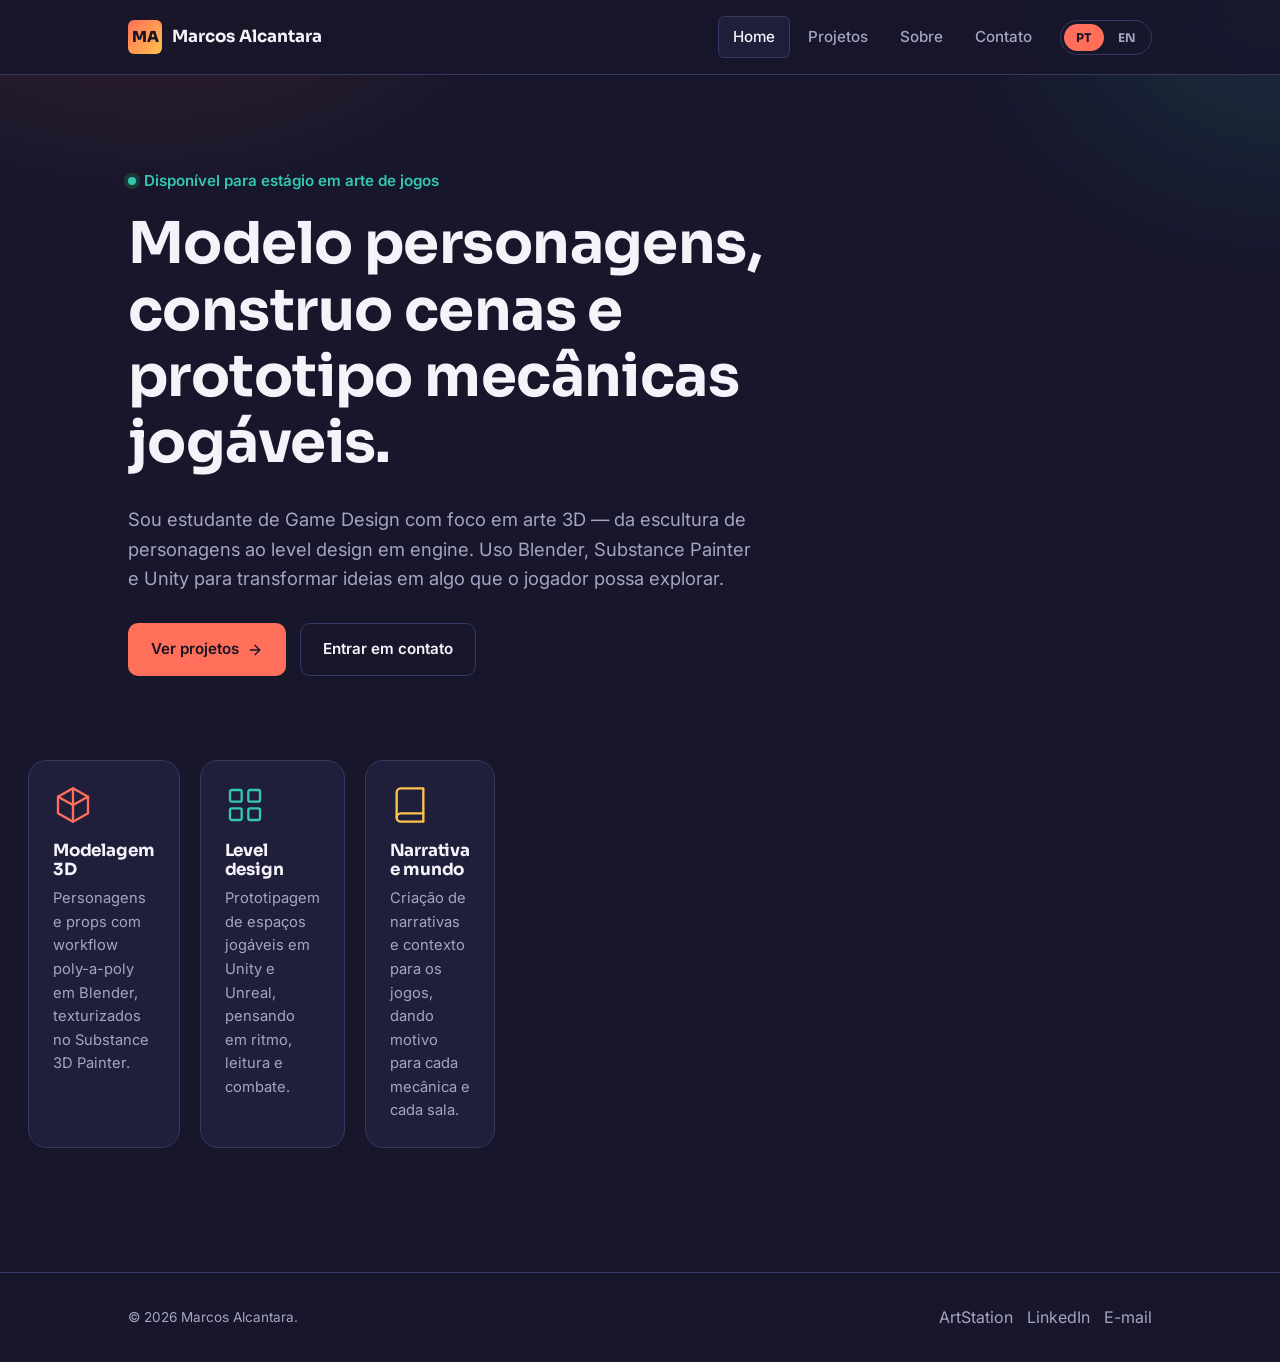
<file: index.html>
<!DOCTYPE html>
<html lang="pt-BR">
<head>
<meta charset="UTF-8">
<meta name="viewport" content="width=device-width, initial-scale=1.0">
<title>Marcos Alcantara — Game Design & 3D Art</title>
<meta name="description" content="Portfólio de Marcos Alcantara, estudante de Game Design e artista 3D — modelagem, texturização, level design e prototipagem de jogos.">
<link rel="stylesheet" href="css/style.css">
</head>
<body>

<header class="site-header">
  <div class="wrap">
    <a href="index.html" class="logo-mark">
      <span class="badge">MA</span>
      Marcos Alcantara
    </a>
    <div class="nav-area">
      <nav class="main-nav">
        <a href="index.html" class="active" data-i18n="nav.home">Home</a>
        <a href="projetos.html" data-i18n="nav.projects">Projetos</a>
        <a href="sobre.html" data-i18n="nav.about">Sobre</a>
        <a href="contato.html" data-i18n="nav.contact">Contato</a>
      </nav>
      <div class="lang-switch" role="group" aria-label="Idioma / Language">
        <button type="button" class="lang-btn" data-lang="pt">PT</button>
        <button type="button" class="lang-btn" data-lang="en">EN</button>
      </div>
      <button class="nav-toggle" aria-label="Abrir menu" aria-expanded="false">
        <svg width="20" height="20" viewBox="0 0 24 24" fill="none" stroke="currentColor" stroke-width="1.8" stroke-linecap="round"><line x1="3" y1="6" x2="21" y2="6"/><line x1="3" y1="12" x2="21" y2="12"/><line x1="3" y1="18" x2="21" y2="18"/></svg>
      </button>
    </div>
  </div>
</header>

<main>
  <section class="hero">
    <div class="wrap">
      <span class="kicker"><span class="dot"></span> <span data-i18n="home.kicker">Disponível para estágio em arte de jogos</span></span>
      <h1 data-i18n="home.h1">Modelo personagens, construo cenas e prototipo mecânicas jogáveis.</h1>
      <p class="lead" data-i18n="home.lead">Sou estudante de Game Design com foco em arte 3D — da escultura de personagens ao level design em engine. Uso Blender, Substance Painter e Unity para transformar ideias em algo que o jogador possa explorar.</p>
      <div class="hero-actions">
        <a href="projetos.html" class="btn btn-primary">
          <span data-i18n="home.cta.projects">Ver projetos</span>
          <svg width="16" height="16" viewBox="0 0 24 24" fill="none" stroke="currentColor" stroke-width="2" stroke-linecap="round" stroke-linejoin="round"><line x1="5" y1="12" x2="19" y2="12"/><polyline points="12 5 19 12 12 19"/></svg>
        </a>
        <a href="contato.html" class="btn btn-secondary" data-i18n="home.cta.contact">Entrar em contato</a>
      </div>
    </div>
  </section>

  <section class="highlights">
    <div class="wrap" style="display:grid; grid-template-columns: repeat(3, 1fr); gap:20px;">

      <div class="highlight-card">
        <div class="icon icon-coral">
          <svg width="40" height="40" viewBox="0 0 24 24" fill="none" stroke="currentColor" stroke-width="1.4" stroke-linecap="round" stroke-linejoin="round">
            <path d="M12 2 L21 7 L21 17 L12 22 L3 17 L3 7 Z"/>
            <path d="M12 2 L12 22"/>
            <path d="M3 7 L12 12 L21 7"/>
          </svg>
        </div>
        <h3 data-i18n="home.h1card.title">Modelagem 3D</h3>
        <p data-i18n="home.h1card.desc">Personagens e props com workflow poly-a-poly em Blender, texturizados no Substance 3D Painter.</p>
      </div>

      <div class="highlight-card">
        <div class="icon icon-teal">
          <svg width="40" height="40" viewBox="0 0 24 24" fill="none" stroke="currentColor" stroke-width="1.4" stroke-linecap="round" stroke-linejoin="round">
            <rect x="3" y="3" width="7" height="7" rx="1"/>
            <rect x="14" y="3" width="7" height="7" rx="1"/>
            <rect x="3" y="14" width="7" height="7" rx="1"/>
            <rect x="14" y="14" width="7" height="7" rx="1"/>
          </svg>
        </div>
        <h3 data-i18n="home.h2card.title">Level design</h3>
        <p data-i18n="home.h2card.desc">Prototipagem de espaços jogáveis em Unity e Unreal, pensando em ritmo, leitura e combate.</p>
      </div>

      <div class="highlight-card">
        <div class="icon icon-gold">
          <svg width="40" height="40" viewBox="0 0 24 24" fill="none" stroke="currentColor" stroke-width="1.4" stroke-linecap="round" stroke-linejoin="round">
            <path d="M4 19.5A2.5 2.5 0 0 1 6.5 17H20"/>
            <path d="M6.5 2H20v20H6.5A2.5 2.5 0 0 1 4 19.5v-15A2.5 2.5 0 0 1 6.5 2Z"/>
          </svg>
        </div>
        <h3 data-i18n="home.h3card.title">Narrativa e mundo</h3>
        <p data-i18n="home.h3card.desc">Criação de narrativas e contexto para os jogos, dando motivo para cada mecânica e cada sala.</p>
      </div>

    </div>
  </section>
</main>

<footer class="site-footer">
  <div class="wrap">
    <p data-i18n="footer.rights">&copy; 2026 Marcos Alcantara.</p>
    <div class="footer-socials">
      <a href="https://kanekakunn.artstation.com" target="_blank" rel="noopener" data-i18n="footer.artstation">ArtStation</a>
      <a href="https://www.linkedin.com/in/marcos-paulo-ribeiro-de-alcantara-ab0088299" target="_blank" rel="noopener" data-i18n="footer.linkedin">LinkedIn</a>
      <a href="mailto:m.alcantara1444@gmail.com" data-i18n="footer.email">E-mail</a>
    </div>
  </div>
</footer>

<script src="js/i18n.js"></script>
<script src="js/main.js"></script>
</body>
</html>
</file>
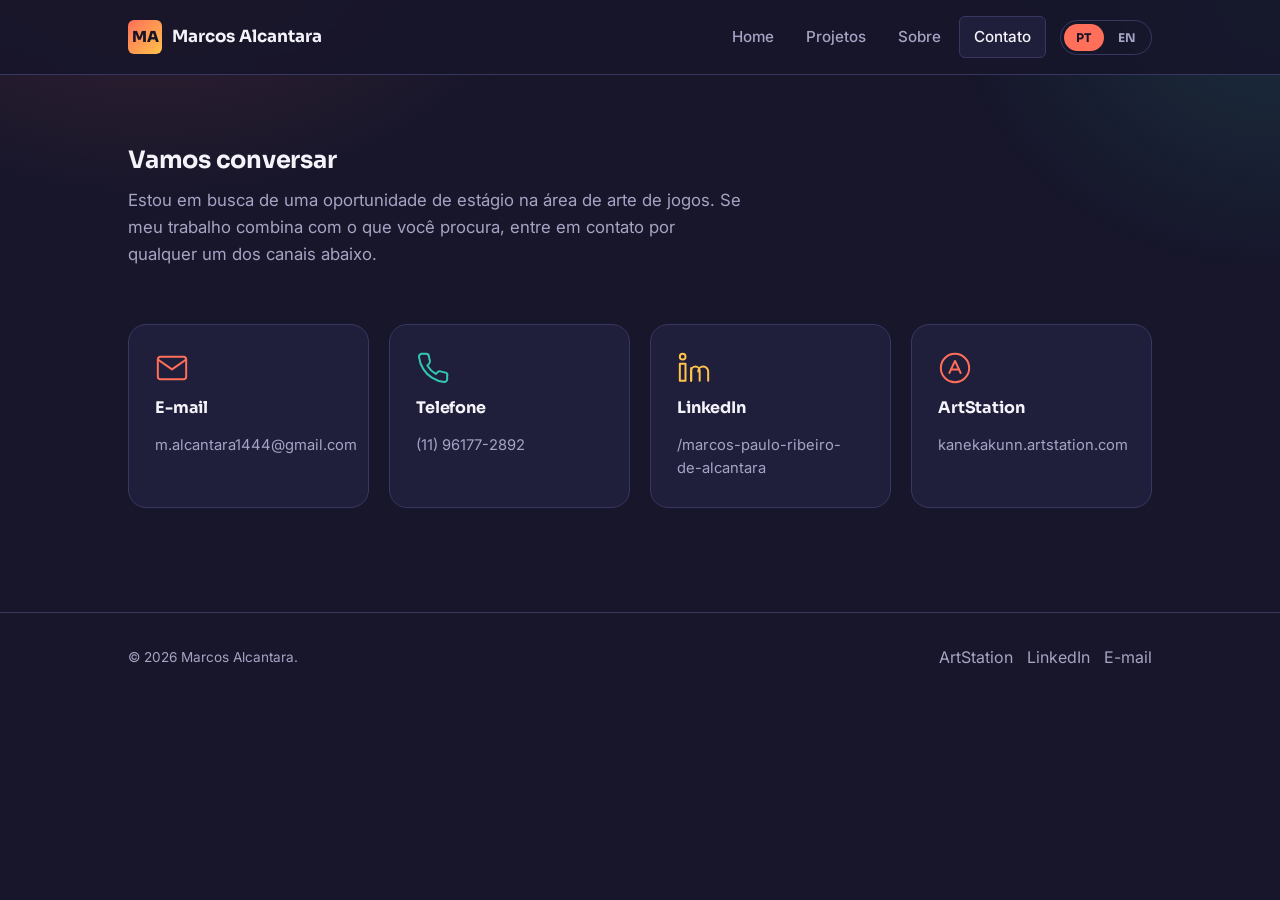
<file: contato.html>
<!DOCTYPE html>
<html lang="pt-BR">
<head>
<meta charset="UTF-8">
<meta name="viewport" content="width=device-width, initial-scale=1.0">
<title>Contato — Marcos Alcantara</title>
<meta name="description" content="Fale com Marcos Alcantara — e-mail, telefone, LinkedIn e ArtStation.">
<link rel="stylesheet" href="css/style.css">
</head>
<body>

<header class="site-header">
  <div class="wrap">
    <a href="index.html" class="logo-mark">
      <span class="badge">MA</span>
      Marcos Alcantara
    </a>
    <div class="nav-area">
      <nav class="main-nav">
        <a href="index.html" data-i18n="nav.home">Home</a>
        <a href="projetos.html" data-i18n="nav.projects">Projetos</a>
        <a href="sobre.html" data-i18n="nav.about">Sobre</a>
        <a href="contato.html" class="active" data-i18n="nav.contact">Contato</a>
      </nav>
      <div class="lang-switch" role="group" aria-label="Idioma / Language">
        <button type="button" class="lang-btn" data-lang="pt">PT</button>
        <button type="button" class="lang-btn" data-lang="en">EN</button>
      </div>
      <button class="nav-toggle" aria-label="Abrir menu" aria-expanded="false">
        <svg width="20" height="20" viewBox="0 0 24 24" fill="none" stroke="currentColor" stroke-width="1.8" stroke-linecap="round"><line x1="3" y1="6" x2="21" y2="6"/><line x1="3" y1="12" x2="21" y2="12"/><line x1="3" y1="18" x2="21" y2="18"/></svg>
      </button>
    </div>
  </div>
</header>

<main>
  <section class="page-head">
    <div class="wrap">
      <h1 data-i18n="contact.h1">Vamos conversar</h1>
      <p class="lead" data-i18n="contact.lead">Estou em busca de uma oportunidade de estágio na área de arte de jogos. Se meu trabalho combina com o que você procura, entre em contato por qualquer um dos canais abaixo.</p>
    </div>
  </section>

  <section class="section" style="padding-top:20px;">
    <div class="wrap">
      <div class="contact-grid">

        <div class="contact-card">
          <div class="icon icon-coral">
            <svg width="34" height="34" viewBox="0 0 24 24" fill="none" stroke="currentColor" stroke-width="1.4" stroke-linecap="round" stroke-linejoin="round">
              <rect x="2" y="4" width="20" height="16" rx="2"/>
              <path d="M2 6 L12 13 L22 6"/>
            </svg>
          </div>
          <h4 data-i18n="contact.email.title">E-mail</h4>
          <a href="mailto:m.alcantara1444@gmail.com">m.alcantara1444@gmail.com</a>
        </div>

        <div class="contact-card">
          <div class="icon icon-teal">
            <svg width="34" height="34" viewBox="0 0 24 24" fill="none" stroke="currentColor" stroke-width="1.4" stroke-linecap="round" stroke-linejoin="round">
              <path d="M22 16.9v3a2 2 0 0 1-2.2 2 19.8 19.8 0 0 1-8.6-3.1 19.5 19.5 0 0 1-6-6 19.8 19.8 0 0 1-3.1-8.7A2 2 0 0 1 4.1 2h3a2 2 0 0 1 2 1.7c.1 1.1.4 2.1.7 3.1a2 2 0 0 1-.5 2.1L8 10.2a16 16 0 0 0 6 6l1.3-1.3a2 2 0 0 1 2.1-.5c1 .3 2 .6 3.1.7a2 2 0 0 1 1.7 2Z"/>
            </svg>
          </div>
          <h4 data-i18n="contact.phone.title">Telefone</h4>
          <span class="value">(11) 96177-2892</span>
        </div>

        <div class="contact-card">
          <div class="icon icon-gold">
            <svg width="34" height="34" viewBox="0 0 24 24" fill="none" stroke="currentColor" stroke-width="1.4" stroke-linecap="round" stroke-linejoin="round">
              <rect x="2" y="9" width="4" height="12"/>
              <circle cx="4" cy="4" r="2"/>
              <path d="M10 21v-7a3 3 0 0 1 6 0v7"/>
              <path d="M10 12v9"/>
              <path d="M22 21v-6.5a3.5 3.5 0 0 0-7 0"/>
            </svg>
          </div>
          <h4 data-i18n="contact.linkedin.title">LinkedIn</h4>
          <a href="https://www.linkedin.com/in/marcos-paulo-ribeiro-de-alcantara-ab0088299" target="_blank" rel="noopener">/marcos-paulo-ribeiro-de-alcantara</a>
        </div>

        <div class="contact-card">
          <div class="icon icon-coral">
            <svg width="34" height="34" viewBox="0 0 24 24" fill="none" stroke="currentColor" stroke-width="1.4" stroke-linecap="round" stroke-linejoin="round">
              <circle cx="12" cy="12" r="10"/>
              <path d="M8 15.5 L12 7 L16 15.5"/>
              <path d="M9.2 13 L14.8 13"/>
            </svg>
          </div>
          <h4 data-i18n="contact.artstation.title">ArtStation</h4>
          <a href="https://kanekakunn.artstation.com" target="_blank" rel="noopener">kanekakunn.artstation.com</a>
        </div>

      </div>
    </div>
  </section>
</main>

<footer class="site-footer">
  <div class="wrap">
    <p data-i18n="footer.rights">&copy; 2026 Marcos Alcantara.</p>
    <div class="footer-socials">
      <a href="https://kanekakunn.artstation.com" target="_blank" rel="noopener" data-i18n="footer.artstation">ArtStation</a>
      <a href="https://www.linkedin.com/in/marcos-paulo-ribeiro-de-alcantara-ab0088299" target="_blank" rel="noopener" data-i18n="footer.linkedin">LinkedIn</a>
      <a href="mailto:m.alcantara1444@gmail.com" data-i18n="footer.email">E-mail</a>
    </div>
  </div>
</footer>

<script src="js/i18n.js"></script>
<script src="js/main.js"></script>
</body>
</html>
</file>
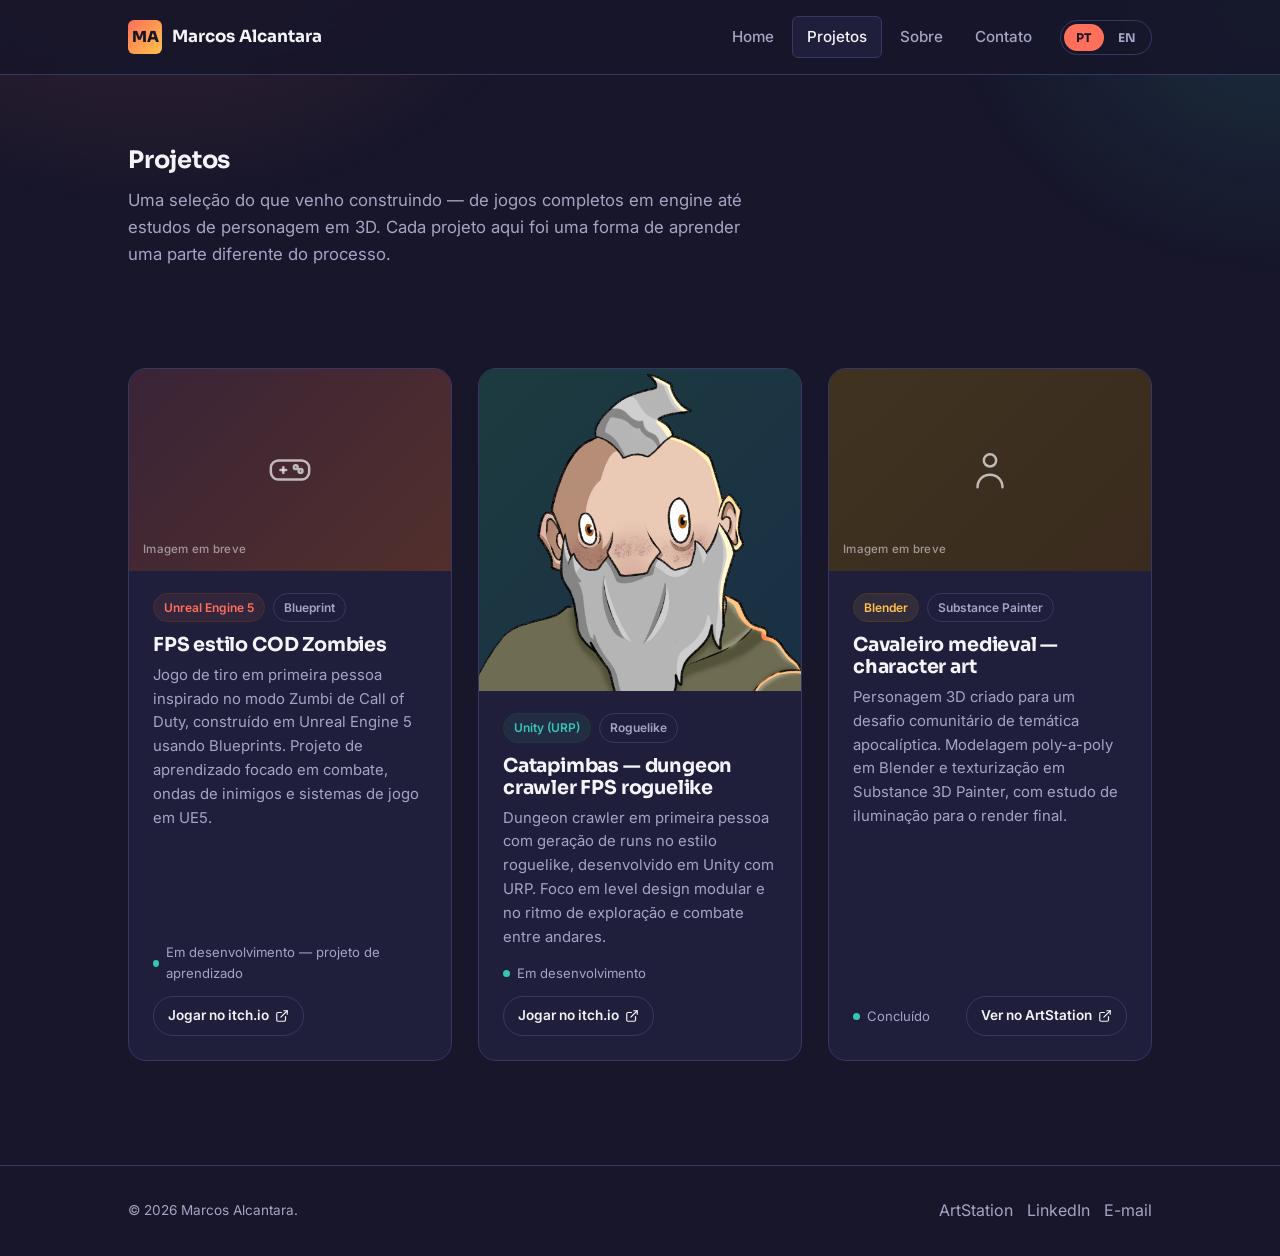
<file: projetos.html>
<!DOCTYPE html>
<html lang="pt-BR">
<head>
<meta charset="UTF-8">
<meta name="viewport" content="width=device-width, initial-scale=1.0">
<title>Projetos — Marcos Alcantara</title>
<meta name="description" content="Projetos de Marcos Alcantara: Última Lenda do Cangaço (Unreal Engine 5), Catapimbas (Unity) e artes 3D.">
<link rel="stylesheet" href="css/style.css">
</head>
<body>

<header class="site-header">
  <div class="wrap">
    <a href="index.html" class="logo-mark">
      <span class="badge">MA</span>
      Marcos Alcantara
    </a>
    <div class="nav-area">
      <nav class="main-nav">
        <a href="index.html" data-i18n="nav.home">Home</a>
        <a href="projetos.html" class="active" data-i18n="nav.projects">Projetos</a>
        <a href="sobre.html" data-i18n="nav.about">Sobre</a>
        <a href="contato.html" data-i18n="nav.contact">Contato</a>
      </nav>
      <div class="lang-switch" role="group" aria-label="Idioma / Language">
        <button type="button" class="lang-btn" data-lang="pt">PT</button>
        <button type="button" class="lang-btn" data-lang="en">EN</button>
      </div>
      <button class="nav-toggle" aria-label="Abrir menu" aria-expanded="false">
        <svg width="20" height="20" viewBox="0 0 24 24" fill="none" stroke="currentColor" stroke-width="1.8" stroke-linecap="round"><line x1="3" y1="6" x2="21" y2="6"/><line x1="3" y1="12" x2="21" y2="12"/><line x1="3" y1="18" x2="21" y2="18"/></svg>
      </button>
    </div>
  </div>
</header>

<main>
  <section class="page-head">
    <div class="wrap">
      <h1 data-i18n="projects.h1">Projetos</h1>
      <p class="lead" data-i18n="projects.lead">Uma seleção do que venho construindo — de jogos completos em engine até estudos de personagem em 3D. Cada projeto aqui foi uma forma de aprender uma parte diferente do processo.</p>
    </div>
  </section>

  <section class="section">
    <div class="wrap">
      <div class="project-grid">

        <!-- Projeto 1: FPS Zumbi UE5 -->
        <article class="project-card">
          <div class="project-thumb t-coral">
            <svg class="ph-icon" viewBox="0 0 24 24" fill="none" stroke="currentColor" stroke-width="1.3" stroke-linecap="round" stroke-linejoin="round">
              <rect x="2" y="7" width="20" height="10" rx="4"/>
              <line x1="7" y1="12" x2="10" y2="12"/>
              <line x1="8.5" y1="10.5" x2="8.5" y2="13.5"/>
              <circle cx="15" cy="10.5" r="1"/>
              <circle cx="17.5" cy="12.5" r="1"/>
            </svg>
            <span class="ph-label" data-i18n="common.imgSoon">Imagem em breve</span>
          </div>
          <div class="project-body">
            <div class="project-tags">
              <span class="tag tag-coral" data-i18n="project1.tag1">Unreal Engine 5</span>
              <span class="tag" data-i18n="project1.tag2">Blueprint</span>
            </div>
            <h3 data-i18n="project1.title">Última Lenda do Cangaço</h3>
            <p data-i18n="project1.desc">Jogo de tiro em primeira pessoa inspirado no modo Zumbi de Call of Duty, construído em Unreal Engine 5 usando Blueprints. Projeto de aprendizado focado em combate, ondas de inimigos e sistemas de jogo em UE5.</p>
            <div class="project-footer">
              <div class="project-status"><span class="dot"></span> <span data-i18n="project1.status">Em desenvolvimento — projeto de aprendizado</span></div>
              <!-- TODO: substituir pelo link real do itch.io -->
              <a href="#" class="project-link" target="_blank" rel="noopener">
                <span data-i18n="project1.cta">Jogar no itch.io</span>
                <svg viewBox="0 0 24 24" fill="none" stroke="currentColor" stroke-width="2" stroke-linecap="round" stroke-linejoin="round"><path d="M18 13v6a2 2 0 0 1-2 2H5a2 2 0 0 1-2-2V8a2 2 0 0 1 2-2h6"/><polyline points="15 3 21 3 21 9"/><line x1="10" y1="14" x2="21" y2="3"/></svg>
              </a>
            </div>
          </div>
        </article>

        <!-- Projeto 2: Dungeon Crawler Unity -->
        <article class="project-card">
          <div class="project-thumb t-teal">
            <img src="assets/Tibetio.png" alt="Ícone do protagonista do jogo">
          </div>
          <div class="project-body">
            <div class="project-tags">
              <span class="tag tag-teal" data-i18n="project2.tag1">Unity (URP)</span>
              <span class="tag" data-i18n="project2.tag2">Roguelike</span>
            </div>
            <h3 data-i18n="project2.title">Catapimbas — dungeon crawler FPS roguelike</h3>
            <p data-i18n="project2.desc">Roguelike, Dungeon crawler em primeira pessoa com geração de mapas de forma aleatória, desenvolvido em Unity com URP. Foco em gameplay simples com combate rápido e dinâmico entre andares.</p>
            <div class="project-footer">
              <div class="project-status"><span class="dot"></span> <span data-i18n="project2.status">Em desenvolvimento</span></div>
              <!-- TODO: substituir pelo link real do itch.io -->
              <a href="https://mementumgames.itch.io/masmorra-bixo" class="project-link" target="_blank" rel="noopener">
                <span data-i18n="project2.cta">Jogar no itch.io</span>
                <svg viewBox="0 0 24 24" fill="none" stroke="currentColor" stroke-width="2" stroke-linecap="round" stroke-linejoin="round"><path d="M18 13v6a2 2 0 0 1-2 2H5a2 2 0 0 1-2-2V8a2 2 0 0 1 2-2h6"/><polyline points="15 3 21 3 21 9"/><line x1="10" y1="14" x2="21" y2="3"/></svg>
              </a>
            </div>
          </div>
        </article>

        <!-- Projeto 3: Character Art -->
        <article class="project-card">
          <div class="project-thumb t-gold">
            <svg class="ph-icon" viewBox="0 0 24 24" fill="none" stroke="currentColor" stroke-width="1.3" stroke-linecap="round" stroke-linejoin="round">
              <circle cx="12" cy="7" r="3.2"/>
              <path d="M5.5 21c0-4 3-6.5 6.5-6.5s6.5 2.5 6.5 6.5"/>
            </svg>
            <span class="ph-label" data-i18n="common.imgSoon">Imagem em breve</span>
          </div>
          <div class="project-body">
            <div class="project-tags">
              <span class="tag tag-gold" data-i18n="project3.tag1">Blender</span>
              <span class="tag" data-i18n="project3.tag2">Substance Painter</span>
            </div>
            <h3 data-i18n="project3.title">Cavaleiro medieval — character art</h3>
            <p data-i18n="project3.desc">Personagem 3D criado para um desafio comunitário de temática apocalíptica. Modelagem poly-a-poly em Blender e texturização em Substance 3D Painter, com estudo de iluminação para o render final.</p>
            <div class="project-footer">
              <div class="project-status"><span class="dot"></span> <span data-i18n="project3.status">Concluído</span></div>
              <!-- TODO: substituir pela URL real da página do projeto no ArtStation -->
              <a href="https://www.artstation.com/artwork/kwDWLd" class="project-link" target="_blank" rel="noopener">
                <span data-i18n="project3.cta">Ver no ArtStation</span>
                <svg viewBox="0 0 24 24" fill="none" stroke="currentColor" stroke-width="2" stroke-linecap="round" stroke-linejoin="round"><path d="M18 13v6a2 2 0 0 1-2 2H5a2 2 0 0 1-2-2V8a2 2 0 0 1 2-2h6"/><polyline points="15 3 21 3 21 9"/><line x1="10" y1="14" x2="21" y2="3"/></svg>
              </a>
            </div>
          </div>
        </article>

      </div>
    </div>
  </section>
</main>

<footer class="site-footer">
  <div class="wrap">
    <p data-i18n="footer.rights">&copy; 2026 Marcos Alcantara.</p>
    <div class="footer-socials">
      <a href="https://kanekakunn.artstation.com" target="_blank" rel="noopener" data-i18n="footer.artstation">ArtStation</a>
      <a href="https://www.linkedin.com/in/marcos-paulo-ribeiro-de-alcantara-ab0088299" target="_blank" rel="noopener" data-i18n="footer.linkedin">LinkedIn</a>
      <a href="mailto:m.alcantara1444@gmail.com" data-i18n="footer.email">E-mail</a>
    </div>
  </div>
</footer>

<script src="js/i18n.js"></script>
<script src="js/main.js"></script>
</body>
</html>
</file>
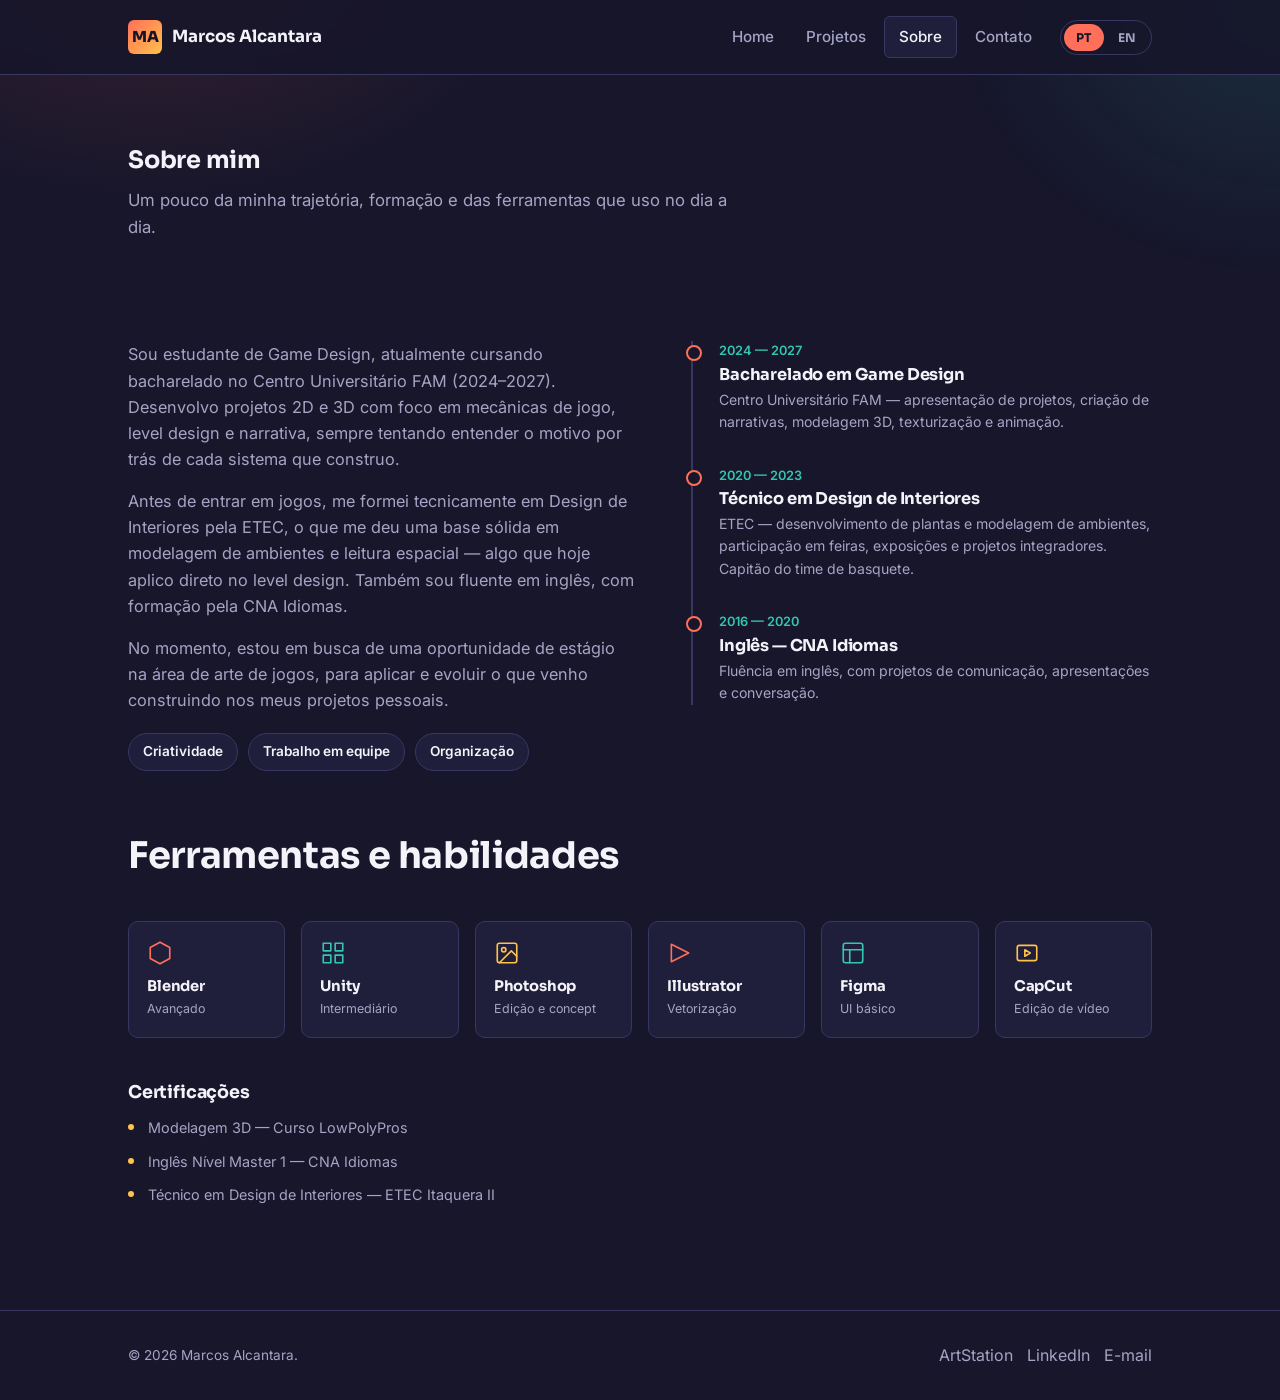
<file: sobre.html>
<!DOCTYPE html>
<html lang="pt-BR">
<head>
<meta charset="UTF-8">
<meta name="viewport" content="width=device-width, initial-scale=1.0">
<title>Sobre — Marcos Alcantara</title>
<meta name="description" content="Trajetória, formação e habilidades de Marcos Alcantara, estudante de Game Design e artista 3D.">
<link rel="stylesheet" href="css/style.css">
</head>
<body>

<header class="site-header">
  <div class="wrap">
    <a href="index.html" class="logo-mark">
      <span class="badge">MA</span>
      Marcos Alcantara
    </a>
    <div class="nav-area">
      <nav class="main-nav">
        <a href="index.html" data-i18n="nav.home">Home</a>
        <a href="projetos.html" data-i18n="nav.projects">Projetos</a>
        <a href="sobre.html" class="active" data-i18n="nav.about">Sobre</a>
        <a href="contato.html" data-i18n="nav.contact">Contato</a>
      </nav>
      <div class="lang-switch" role="group" aria-label="Idioma / Language">
        <button type="button" class="lang-btn" data-lang="pt">PT</button>
        <button type="button" class="lang-btn" data-lang="en">EN</button>
      </div>
      <button class="nav-toggle" aria-label="Abrir menu" aria-expanded="false">
        <svg width="20" height="20" viewBox="0 0 24 24" fill="none" stroke="currentColor" stroke-width="1.8" stroke-linecap="round"><line x1="3" y1="6" x2="21" y2="6"/><line x1="3" y1="12" x2="21" y2="12"/><line x1="3" y1="18" x2="21" y2="18"/></svg>
      </button>
    </div>
  </div>
</header>

<main>
  <section class="page-head">
    <div class="wrap">
      <h1 data-i18n="about.h1">Sobre mim</h1>
      <p class="lead" data-i18n="about.lead">Um pouco da minha trajetória, formação e das ferramentas que uso no dia a dia.</p>
    </div>
  </section>

  <section class="section">
    <div class="wrap about-grid">

      <div class="bio">
        <p data-i18n="about.bio1">Sou estudante de Game Design, atualmente cursando bacharelado no Centro Universitário FAM (2024–2027). Desenvolvo projetos 2D e 3D com foco em mecânicas de jogo, level design e narrativa, sempre tentando entender o motivo por trás de cada sistema que construo.</p>
        <p data-i18n="about.bio2">Antes de entrar em jogos, me formei tecnicamente em Design de Interiores pela ETEC, o que me deu uma base sólida em modelagem de ambientes e leitura espacial — algo que hoje aplico direto no level design. Também sou fluente em inglês, com formação pela CNA Idiomas.</p>
        <p data-i18n="about.bio3">No momento, estou em busca de uma oportunidade de estágio na área de arte de jogos, para aplicar e evoluir o que venho construindo nos meus projetos pessoais.</p>

        <div class="soft-skills">
          <span data-i18n="about.soft1">Criatividade</span>
          <span data-i18n="about.soft2">Trabalho em equipe</span>
          <span data-i18n="about.soft3">Organização</span>
        </div>
      </div>

      <ul class="timeline">
        <li>
          <div class="period" data-i18n="about.tl1.period">2024 — 2027</div>
          <h4 data-i18n="about.tl1.title">Bacharelado em Game Design</h4>
          <p data-i18n="about.tl1.desc">Centro Universitário FAM — apresentação de projetos, criação de narrativas, modelagem 3D, texturização e animação.</p>
        </li>
        <li>
          <div class="period" data-i18n="about.tl2.period">2020 — 2023</div>
          <h4 data-i18n="about.tl2.title">Técnico em Design de Interiores</h4>
          <p data-i18n="about.tl2.desc">ETEC — desenvolvimento de plantas e modelagem de ambientes, participação em feiras, exposições e projetos integradores. Capitão do time de basquete.</p>
        </li>
        <li>
          <div class="period" data-i18n="about.tl3.period">2016 — 2020</div>
          <h4 data-i18n="about.tl3.title">Inglês — CNA Idiomas</h4>
          <p data-i18n="about.tl3.desc">Fluência em inglês, com projetos de comunicação, apresentações e conversação.</p>
        </li>
      </ul>

    </div>
  </section>

  <section class="section" style="padding-top:0;">
    <div class="wrap">
      <div class="section-head">
        <h2 data-i18n="about.tools.title">Ferramentas e habilidades</h2>
      </div>

      <div class="skills-grid">
        <div class="skill-item">
          <div class="icon icon-coral"><svg class="icon" width="26" height="26" viewBox="0 0 24 24" fill="none" stroke="currentColor" stroke-width="1.5" stroke-linecap="round" stroke-linejoin="round"><path d="M12 2 L21 7 L21 17 L12 22 L3 17 L3 7 Z"/></svg></div>
          <h4 data-i18n="about.skill1.name">Blender</h4>
          <div class="level" data-i18n="about.skill1.level">Avançado</div>
        </div>
        <div class="skill-item">
          <div class="icon icon-teal"><svg class="icon" width="26" height="26" viewBox="0 0 24 24" fill="none" stroke="currentColor" stroke-width="1.5" stroke-linecap="round" stroke-linejoin="round"><rect x="3" y="3" width="7" height="7"/><rect x="14" y="3" width="7" height="7"/><rect x="3" y="14" width="7" height="7"/><rect x="14" y="14" width="7" height="7"/></svg></div>
          <h4 data-i18n="about.skill2.name">Unity</h4>
          <div class="level" data-i18n="about.skill2.level">Intermediário</div>
        </div>
        <div class="skill-item">
          <div class="icon icon-gold"><svg class="icon" width="26" height="26" viewBox="0 0 24 24" fill="none" stroke="currentColor" stroke-width="1.5" stroke-linecap="round" stroke-linejoin="round"><rect x="3" y="3" width="18" height="18" rx="2"/><circle cx="9" cy="9" r="2"/><path d="M21 15 L16 10 L5 21"/></svg></div>
          <h4 data-i18n="about.skill3.name">Photoshop</h4>
          <div class="level" data-i18n="about.skill3.level">Edição e concept</div>
        </div>
        <div class="skill-item">
          <div class="icon icon-coral"><svg class="icon" width="26" height="26" viewBox="0 0 24 24" fill="none" stroke="currentColor" stroke-width="1.5" stroke-linecap="round" stroke-linejoin="round"><path d="M4 4 L20 12 L4 20 Z"/></svg></div>
          <h4 data-i18n="about.skill4.name">Illustrator</h4>
          <div class="level" data-i18n="about.skill4.level">Vetorização</div>
        </div>
        <div class="skill-item">
          <div class="icon icon-teal"><svg class="icon" width="26" height="26" viewBox="0 0 24 24" fill="none" stroke="currentColor" stroke-width="1.5" stroke-linecap="round" stroke-linejoin="round"><rect x="3" y="3" width="18" height="18" rx="2"/><line x1="3" y1="9" x2="21" y2="9"/><line x1="9" y1="9" x2="9" y2="21"/></svg></div>
          <h4 data-i18n="about.skill5.name">Figma</h4>
          <div class="level" data-i18n="about.skill5.level">UI básico</div>
        </div>
        <div class="skill-item">
          <div class="icon icon-gold"><svg class="icon" width="26" height="26" viewBox="0 0 24 24" fill="none" stroke="currentColor" stroke-width="1.5" stroke-linecap="round" stroke-linejoin="round"><rect x="3" y="5" width="18" height="14" rx="2"/><polygon points="10 9 15 12 10 15 10 9"/></svg></div>
          <h4 data-i18n="about.skill6.name">CapCut</h4>
          <div class="level" data-i18n="about.skill6.level">Edição de vídeo</div>
        </div>
      </div>

      <div class="cert-list">
        <h3 style="font-size:1.1rem; margin-bottom:14px;" data-i18n="about.certs.title">Certificações</h3>
        <ul>
          <li data-i18n="about.cert1">Modelagem 3D — Curso LowPolyPros</li>
          <li data-i18n="about.cert2">Inglês Nível Master 1 — CNA Idiomas</li>
          <li data-i18n="about.cert3">Técnico em Design de Interiores — ETEC Itaquera II</li>
        </ul>
      </div>
    </div>
  </section>
</main>

<footer class="site-footer">
  <div class="wrap">
    <p data-i18n="footer.rights">&copy; 2026 Marcos Alcantara.</p>
    <div class="footer-socials">
      <a href="https://kanekakunn.artstation.com" target="_blank" rel="noopener" data-i18n="footer.artstation">ArtStation</a>
      <a href="https://www.linkedin.com/in/marcos-paulo-ribeiro-de-alcantara-ab0088299" target="_blank" rel="noopener" data-i18n="footer.linkedin">LinkedIn</a>
      <a href="mailto:m.alcantara1444@gmail.com" data-i18n="footer.email">E-mail</a>
    </div>
  </div>
</footer>

<script src="js/i18n.js"></script>
<script src="js/main.js"></script>
</body>
</html>
</file>
<file: css/style.css>
/* ==========================================================
   Marcos Alcantara — Portfólio
   Paleta: noite indigo + acentos coral/teal/ouro
   Tipografia: Sora (display) + Inter (texto)
   ========================================================== */

@import url('https://fonts.googleapis.com/css2?family=Sora:wght@400;600;700;800&family=Inter:wght@400;500;600&display=swap');

:root {
  --bg: #17162B;
  --bg-panel: #201F3B;
  --bg-panel-alt: #262547;
  --border: #383762;

  --text: #F4F3FA;
  --text-muted: #A6A4C4;

  --coral: #FF6F59;
  --coral-dim: #4A2E2C;
  --teal: #33C7B0;
  --teal-dim: #1C3B37;
  --gold: #FFC24B;
  --gold-dim: #4A3A1E;

  --radius-sm: 6px;
  --radius-md: 10px;
  --radius-lg: 18px;

  --maxw: 1080px;
}

* { box-sizing: border-box; }

html {
  scroll-behavior: smooth;
}

body {
  margin: 0;
  background: var(--bg);
  color: var(--text);
  font-family: 'Inter', system-ui, sans-serif;
  font-size: 16px;
  line-height: 1.6;
  -webkit-font-smoothing: antialiased;
}

body::before {
  content: '';
  position: fixed;
  inset: 0;
  background:
    radial-gradient(ellipse 700px 500px at 12% -10%, rgba(255,111,89,0.16), transparent 60%),
    radial-gradient(ellipse 600px 500px at 100% 0%, rgba(51,199,176,0.14), transparent 55%);
  pointer-events: none;
  z-index: 0;
}

h1, h2, h3, h4 {
  font-family: 'Sora', sans-serif;
  font-weight: 700;
  line-height: 1.15;
  margin: 0 0 0.5em;
  letter-spacing: -0.01em;
}

p { margin: 0 0 1em; color: var(--text-muted); max-width: 62ch; }

a {
  color: var(--coral);
  text-decoration: none;
}
a:hover { text-decoration: underline; }

img, svg { display: block; max-width: 100%; }

:focus-visible {
  outline: 2px solid var(--gold);
  outline-offset: 3px;
}

.wrap {
  max-width: var(--maxw);
  margin: 0 auto;
  padding: 0 28px;
  position: relative;
  z-index: 1;
}

/* ---------- Header / Nav ---------- */

.site-header {
  position: sticky;
  top: 0;
  z-index: 20;
  background: rgba(23, 22, 43, 0.86);
  backdrop-filter: blur(10px);
  border-bottom: 1px solid var(--border);
}

.site-header .wrap {
  display: flex;
  align-items: center;
  justify-content: space-between;
  padding-top: 16px;
  padding-bottom: 16px;
}

.logo-mark {
  display: flex;
  align-items: center;
  gap: 10px;
  font-family: 'Sora', sans-serif;
  font-weight: 700;
  font-size: 1.05rem;
  color: var(--text);
}

.logo-mark .badge {
  width: 34px;
  height: 34px;
  border-radius: var(--radius-sm);
  background: linear-gradient(135deg, var(--coral), var(--gold));
  display: flex;
  align-items: center;
  justify-content: center;
  font-family: 'Sora', sans-serif;
  font-weight: 800;
  color: #1A1428;
  font-size: 0.95rem;
}

nav.main-nav {
  display: flex;
  gap: 4px;
  align-items: center;
}

nav.main-nav a {
  color: var(--text-muted);
  font-weight: 500;
  font-size: 0.95rem;
  padding: 8px 14px;
  border-radius: var(--radius-sm);
  text-decoration: none;
  transition: color .15s ease, background .15s ease;
}

nav.main-nav a:hover {
  color: var(--text);
  background: var(--bg-panel-alt);
}

nav.main-nav a.active {
  color: var(--text);
  background: var(--bg-panel);
  border: 1px solid var(--border);
}

.nav-toggle {
  display: none;
  background: none;
  border: 1px solid var(--border);
  border-radius: var(--radius-sm);
  color: var(--text);
  padding: 8px 10px;
  cursor: pointer;
}

/* ---------- Hero ---------- */

.hero {
  padding: 92px 0 64px;
}

.hero .kicker {
  display: inline-flex;
  align-items: center;
  gap: 8px;
  color: var(--teal);
  font-weight: 600;
  font-size: 0.95rem;
  margin-bottom: 18px;
}

.hero .kicker .dot {
  width: 8px;
  height: 8px;
  border-radius: 50%;
  background: var(--teal);
  box-shadow: 0 0 0 4px var(--teal-dim);
}

.hero h1 {
  font-size: clamp(2.2rem, 5vw, 3.6rem);
  max-width: 15ch;
}

.hero p.lead {
  font-size: 1.15rem;
  max-width: 52ch;
  color: var(--text-muted);
}

.hero-actions {
  display: flex;
  gap: 14px;
  margin-top: 30px;
  flex-wrap: wrap;
}

.btn {
  display: inline-flex;
  align-items: center;
  gap: 8px;
  padding: 13px 22px;
  border-radius: var(--radius-md);
  font-weight: 600;
  font-size: 0.95rem;
  text-decoration: none;
  border: 1px solid transparent;
  cursor: pointer;
  transition: transform .15s ease, background .15s ease, border-color .15s ease;
}

.btn:hover { text-decoration: none; transform: translateY(-1px); }

.btn-primary {
  background: var(--coral);
  color: #1A1428;
}
.btn-primary:hover { background: #ff8570; }

.btn-secondary {
  background: transparent;
  border-color: var(--border);
  color: var(--text);
}
.btn-secondary:hover { border-color: var(--teal); color: var(--teal); }

/* ---------- Highlight strip ---------- */

.highlights {
  display: grid;
  grid-template-columns: repeat(3, 1fr);
  gap: 20px;
  padding: 20px 0 84px;
}

.highlight-card {
  background: var(--bg-panel);
  border: 1px solid var(--border);
  border-radius: var(--radius-lg);
  padding: 24px;
}

.highlight-card .icon {
  width: 40px;
  height: 40px;
  margin-bottom: 16px;
}

.highlight-card h3 {
  font-size: 1.05rem;
  margin-bottom: 8px;
}

.highlight-card p { font-size: 0.92rem; margin-bottom: 0; }

/* ---------- Section shared ---------- */

.section {
  padding: 64px 0;
}

.section-head {
  margin-bottom: 40px;
  max-width: 60ch;
}

.section-head h2 {
  font-size: clamp(1.7rem, 3.4vw, 2.3rem);
}

/* ---------- Project cards ---------- */

.project-grid {
  display: grid;
  grid-template-columns: repeat(auto-fit, minmax(300px, 1fr));
  gap: 26px;
}

.project-card {
  background: var(--bg-panel);
  border: 1px solid var(--border);
  border-radius: var(--radius-lg);
  overflow: hidden;
  display: flex;
  flex-direction: column;
  transition: border-color .15s ease, transform .15s ease;
}

.project-card:hover {
  border-color: var(--coral);
  transform: translateY(-3px);
}

.project-thumb {
  aspect-ratio: 16 / 10;
  display: flex;
  align-items: center;
  justify-content: center;
  position: relative;
  color: rgba(255,255,255,0.75);
  font-family: 'Sora', sans-serif;
  font-weight: 700;
  font-size: 0.85rem;
  letter-spacing: 0.02em;
}

.project-thumb.t-coral { background: linear-gradient(135deg, #3a2437, #522f2c); }
.project-thumb.t-teal { background: linear-gradient(135deg, #1c3b3f, #1a2f45); }
.project-thumb.t-gold { background: linear-gradient(135deg, #3f3320, #3a2b1e); }

.project-thumb .ph-icon {
  width: 46px;
  height: 46px;
  opacity: 0.9;
}

.project-thumb .ph-label {
  position: absolute;
  bottom: 12px;
  left: 14px;
  font-size: 0.72rem;
  color: rgba(244,243,250,0.55);
  font-family: 'Inter', sans-serif;
  font-weight: 500;
}

.project-body {
  padding: 22px 24px 24px;
  display: flex;
  flex-direction: column;
  flex: 1;
}

.project-tags {
  display: flex;
  gap: 8px;
  flex-wrap: wrap;
  margin-bottom: 12px;
}

.tag {
  font-size: 0.75rem;
  font-weight: 600;
  padding: 4px 10px;
  border-radius: 999px;
  border: 1px solid var(--border);
  color: var(--text-muted);
}

.tag.tag-coral { color: var(--coral); border-color: var(--coral-dim); background: rgba(255,111,89,0.08); }
.tag.tag-teal { color: var(--teal); border-color: var(--teal-dim); background: rgba(51,199,176,0.08); }
.tag.tag-gold { color: var(--gold); border-color: var(--gold-dim); background: rgba(255,194,75,0.08); }

.project-body h3 { font-size: 1.2rem; margin-bottom: 8px; }
.project-body p { font-size: 0.93rem; margin-bottom: 14px; }

.project-status {
  font-size: 0.82rem;
  color: var(--text-muted);
  display: flex;
  align-items: center;
  gap: 7px;
}

.project-status .dot {
  width: 7px;
  height: 7px;
  border-radius: 50%;
  background: var(--teal);
}

/* ---------- Sobre: bio + timeline + skills ---------- */

.about-grid {
  display: grid;
  grid-template-columns: 1.1fr 1fr;
  gap: 56px;
  align-items: start;
}

@media (max-width: 760px) {
  .about-grid { grid-template-columns: 1fr; }
}

.bio p { font-size: 1.02rem; }

.soft-skills {
  display: flex;
  gap: 10px;
  flex-wrap: wrap;
  margin-top: 20px;
}

.soft-skills span {
  font-size: 0.85rem;
  font-weight: 600;
  padding: 7px 14px;
  border-radius: 999px;
  background: var(--bg-panel);
  border: 1px solid var(--border);
  color: var(--text);
}

.timeline {
  list-style: none;
  margin: 0;
  padding: 0;
  border-left: 2px solid var(--border);
}

.timeline li {
  position: relative;
  padding: 0 0 32px 26px;
}

.timeline li:last-child { padding-bottom: 0; }

.timeline li::before {
  content: '';
  position: absolute;
  left: -7px;
  top: 4px;
  width: 12px;
  height: 12px;
  border-radius: 50%;
  background: var(--bg);
  border: 2px solid var(--coral);
}

.timeline .period {
  font-size: 0.8rem;
  color: var(--teal);
  font-weight: 600;
  margin-bottom: 4px;
}

.timeline h4 { font-size: 1.02rem; margin-bottom: 4px; }
.timeline p { font-size: 0.88rem; margin-bottom: 0; }

/* ---------- Skills grid ---------- */

.skills-grid {
  display: grid;
  grid-template-columns: repeat(auto-fit, minmax(150px, 1fr));
  gap: 16px;
  margin-top: 44px;
}

.skill-item {
  background: var(--bg-panel);
  border: 1px solid var(--border);
  border-radius: var(--radius-md);
  padding: 18px;
}

.skill-item .icon { width: 26px; height: 26px; margin-bottom: 12px; }
.skill-item h4 { font-size: 0.92rem; margin-bottom: 4px; }
.skill-item .level { font-size: 0.78rem; color: var(--text-muted); }

.cert-list {
  margin-top: 44px;
}

.cert-list ul {
  list-style: none;
  margin: 0;
  padding: 0;
  display: flex;
  flex-direction: column;
  gap: 10px;
}

.cert-list li {
  font-size: 0.9rem;
  color: var(--text-muted);
  padding-left: 20px;
  position: relative;
}

.cert-list li::before {
  content: '';
  position: absolute;
  left: 0;
  top: 8px;
  width: 6px;
  height: 6px;
  border-radius: 50%;
  background: var(--gold);
}

/* ---------- Contato ---------- */

.contact-grid {
  display: grid;
  grid-template-columns: repeat(auto-fit, minmax(240px, 1fr));
  gap: 20px;
}

.contact-card {
  background: var(--bg-panel);
  border: 1px solid var(--border);
  border-radius: var(--radius-lg);
  padding: 26px;
  display: flex;
  flex-direction: column;
  gap: 14px;
  transition: border-color .15s ease, transform .15s ease;
}

.contact-card:hover { border-color: var(--teal); transform: translateY(-2px); }

.contact-card .icon {
  width: 34px;
  height: 34px;
}

.contact-card h4 { font-size: 1rem; margin-bottom: 2px; }
.contact-card a, .contact-card span.value {
  font-size: 0.92rem;
  color: var(--text-muted);
}
.contact-card a:hover { color: var(--teal); }

/* ---------- Footer ---------- */

.site-footer {
  border-top: 1px solid var(--border);
  padding: 32px 0;
  margin-top: 40px;
}

.site-footer .wrap {
  display: flex;
  justify-content: space-between;
  align-items: center;
  flex-wrap: wrap;
  gap: 12px;
}

.site-footer p {
  font-size: 0.85rem;
  margin: 0;
  color: var(--text-muted);
}

.footer-socials {
  display: flex;
  gap: 14px;
}

.footer-socials a { color: var(--text-muted); }
.footer-socials a:hover { color: var(--coral); }

/* ---------- Page intro entrance (single orchestrated moment) ---------- */

.hero > *, .page-head > * {
  opacity: 0;
  transform: translateY(10px);
  animation: rise 0.6s ease forwards;
}
.hero .kicker { animation-delay: 0.02s; }
.hero h1 { animation-delay: 0.08s; }
.hero p.lead { animation-delay: 0.16s; }
.hero-actions { animation-delay: 0.24s; }
.page-head h1 { animation-delay: 0.02s; }
.page-head p { animation-delay: 0.1s; }

@keyframes rise {
  to { opacity: 1; transform: translateY(0); }
}

@media (prefers-reduced-motion: reduce) {
  .hero > *, .page-head > * {
    animation: none;
    opacity: 1;
    transform: none;
  }
  html { scroll-behavior: auto; }
}

/* ---------- Page head (non-home pages) ---------- */

.page-head {
  padding: 72px 0 20px;
}

.page-head p.lead {
  font-size: 1.05rem;
  color: var(--text-muted);
  max-width: 56ch;
}

/* ---------- Language switch ---------- */

.nav-area {
  display: flex;
  align-items: center;
  gap: 14px;
}

.lang-switch {
  display: flex;
  align-items: center;
  border: 1px solid var(--border);
  border-radius: 999px;
  padding: 3px;
  gap: 2px;
}

.lang-btn {
  background: none;
  border: none;
  color: var(--text-muted);
  font-family: 'Sora', sans-serif;
  font-weight: 700;
  font-size: 0.75rem;
  letter-spacing: 0.02em;
  padding: 6px 12px;
  border-radius: 999px;
  cursor: pointer;
  transition: background .15s ease, color .15s ease;
}

.lang-btn:hover:not(.active) { color: var(--text); }

.lang-btn.active {
  background: var(--coral);
  color: #1A1428;
}

/* ---------- Project card CTA ---------- */

.project-footer {
  margin-top: auto;
  display: flex;
  align-items: center;
  justify-content: space-between;
  gap: 12px;
  flex-wrap: wrap;
}

.project-link {
  display: inline-flex;
  align-items: center;
  gap: 6px;
  font-size: 0.85rem;
  font-weight: 600;
  color: var(--text);
  border: 1px solid var(--border);
  padding: 8px 14px;
  border-radius: 999px;
  white-space: nowrap;
}

.project-link svg { width: 14px; height: 14px; }

.project-link:hover {
  border-color: var(--coral);
  color: var(--coral);
  text-decoration: none;
}

/* ---------- Icon color utilities ---------- */

.icon-coral { color: var(--coral); }
.icon-teal { color: var(--teal); }
.icon-gold { color: var(--gold); }

.icon svg { stroke: currentColor; }

/* ---------- Responsive ---------- */

@media (max-width: 780px) {
  .highlights { grid-template-columns: 1fr; padding-bottom: 56px; }

  nav.main-nav {
    position: fixed;
    top: 66px;
    left: 0;
    right: 0;
    background: var(--bg-panel);
    border-bottom: 1px solid var(--border);
    flex-direction: column;
    align-items: stretch;
    padding: 10px;
    gap: 2px;
    display: none;
  }

  nav.main-nav.open { display: flex; }
  nav.main-nav a { padding: 12px 14px; }

  .nav-toggle { display: inline-flex; }

  .hero { padding: 56px 0 40px; }
  .page-head { padding: 48px 0 12px; }
}
</file>
